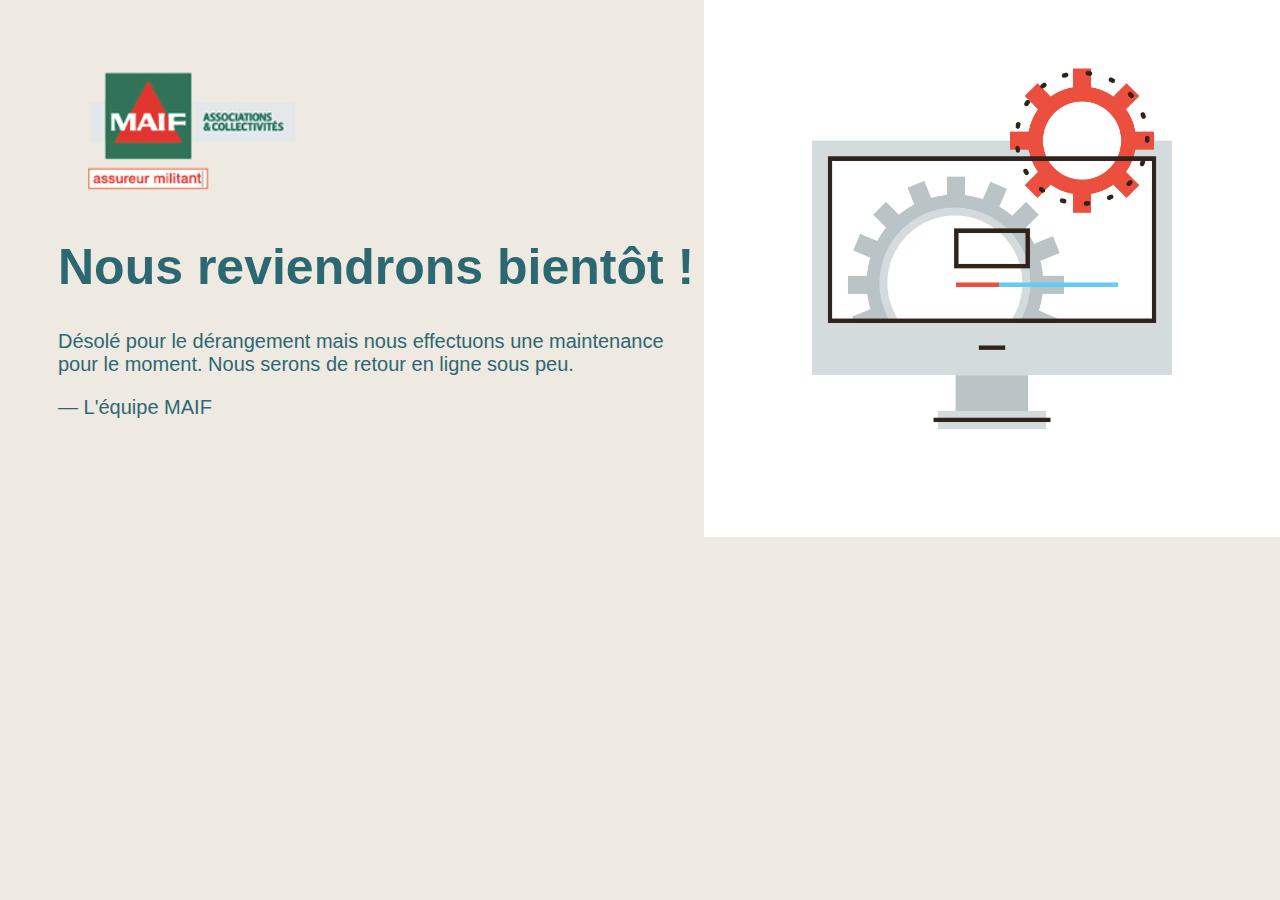
<file: extranet/index.html>
<!doctype html>
<title>Extranet en Maintenance</title>
<style>
  body { text-align: left; padding: 50px; background: url("../images/maintenance.jpg") no-repeat; background-position: 100%; background-size: 45%; background-color: #eee9e1;}
  h1 { font-size: 50px; }
  body { font: 20px Helvetica, sans-serif; color: #2b6871; }
  article { display: block; text-align: left; width: 650px; }
  a { color: #dc8100; text-decoration: none; }
  a:hover { color: #333; text-decoration: none; }
  img.logo{ width: 250px; }
</style>
<img src="../images/maif.png" class="logo">
<article>
    <h1>Nous reviendrons bientôt !</h1>
    <div>

        <p>Désolé pour le dérangement mais nous effectuons une maintenance pour le moment. Nous serons de retour en ligne sous peu.</p>
        <p>&mdash; L'équipe MAIF</p>
    </div>
</file>
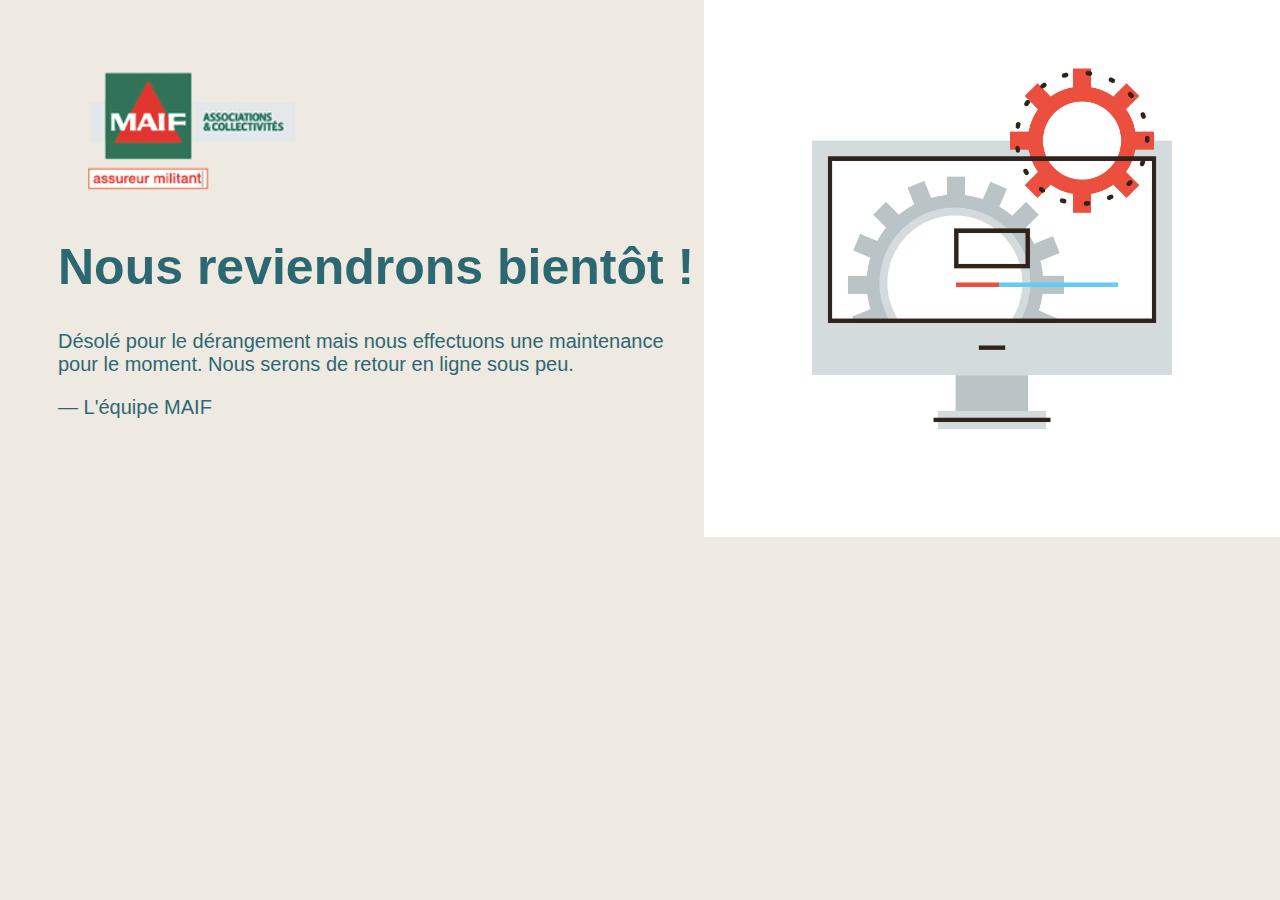
<file: maintenance/extranet/index.html>
<!doctype html>
<html>
<meta charset="UTF-8">
<title>Extranet en Maintenance</title>
<style>
  body { text-align: left; padding: 50px; background: url("../../images/maintenance.jpg") no-repeat; background-position: 100%; background-size: 45%; background-color: #eee9e1;}
  h1 { font-size: 50px; }
  body { font: 20px Helvetica, sans-serif; color: #2b6871; }
  article { display: block; text-align: left; width: 650px; }
  a { color: #dc8100; text-decoration: none; }
  a:hover { color: #333; text-decoration: none; }
  img.logo{ width: 250px; }
</style>
<img src="../../images/maif.png" class="logo">
<article>
    <h1>Nous reviendrons bientôt !</h1>
    <div>

        <p>Désolé pour le dérangement mais nous effectuons une maintenance pour le moment. Nous serons de retour en ligne sous peu.</p>
        <p>&mdash; L'équipe MAIF</p>
    </div>
</html>
</file>
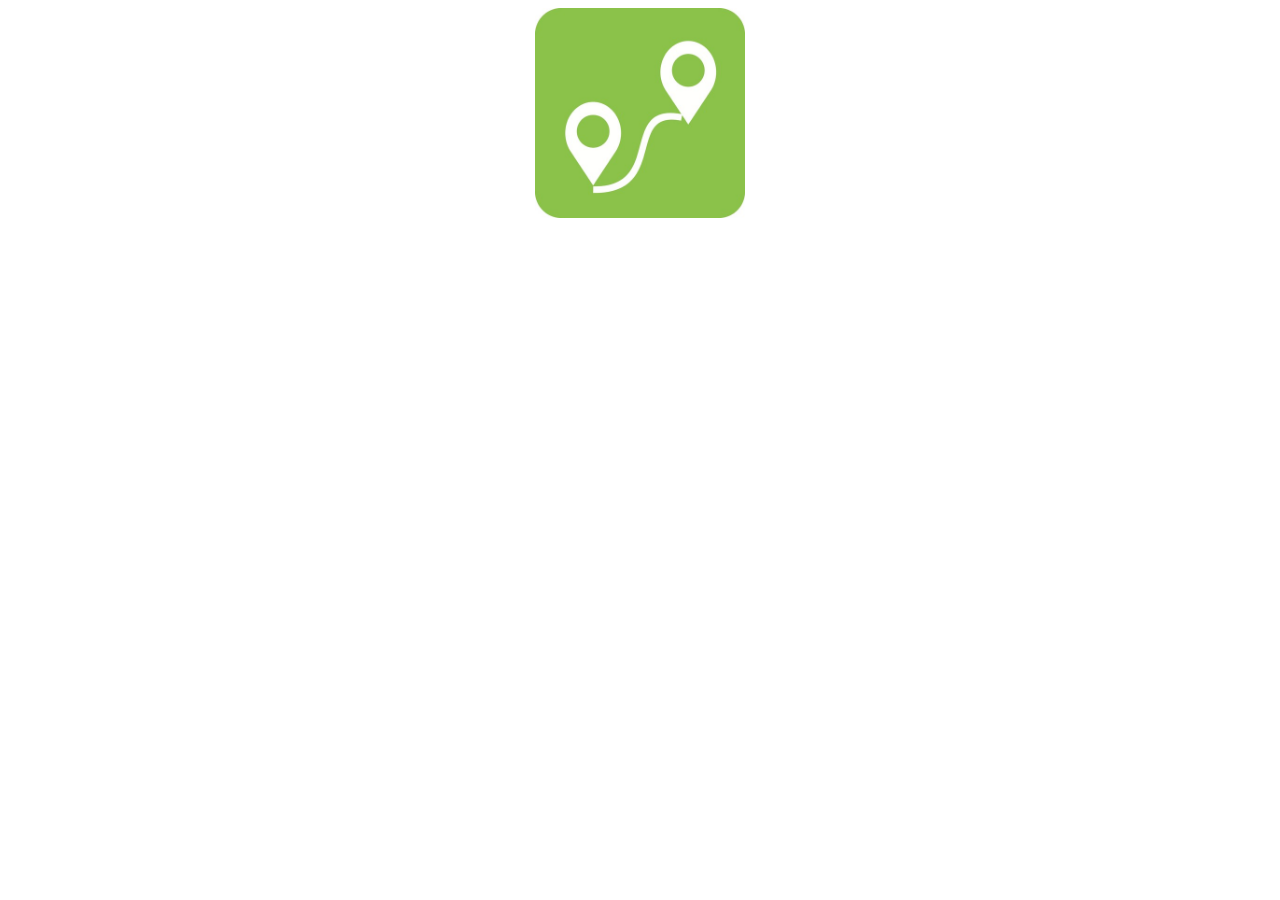
<file: extranet/roadmap-embed.html>
<!DOCTYPE html>
<html>
  <head>
    <meta charset="UTF-8">
    <title>Roadmap Extranet Flotte</title>
    <style>
      body { font: 11px Helvetica, sans-serif; color: #333; }
    </style>
  </head>
  <body>
    <center>
    <a href="roadmap.html" target="_blank"><div id="logo"><img style="width: 210px;" src="../images/road.jpg"></div></a>
    </center>
  </body>
</html>
</file>
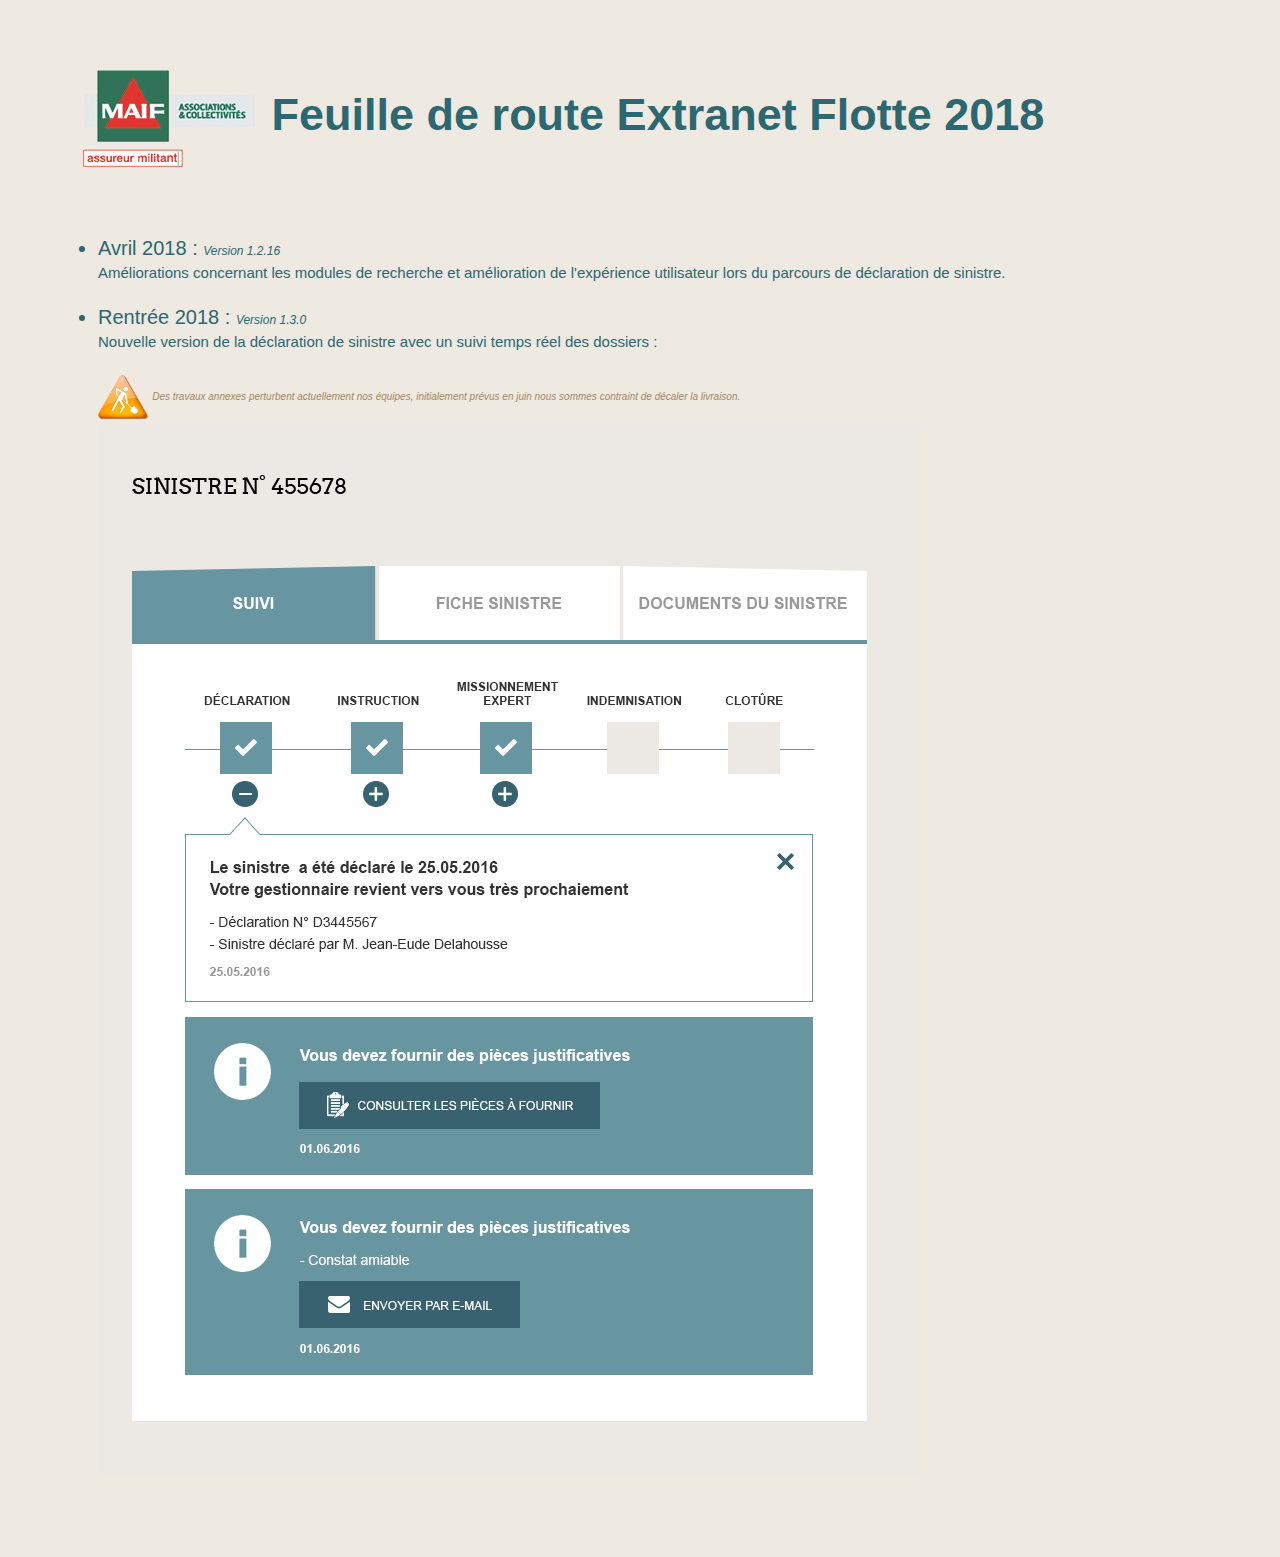
<file: extranet/roadmap.html>
<!DOCTYPE html>
<html>
  <head>
    <meta charset="UTF-8">
    <title>Roadmap Extranet Flotte</title>
    <link rel="stylesheet" type="text/css" href="../css/default.css">
  </head>
  <body>
    <div id="logo"><img src="../images/maif.png"></div>
    <h1>Feuille de route Extranet Flotte 2018</h1>
    <ul>
      <li>
        Avril 2018 : <span class="version">Version 1.2.16</span>
        <br>
        <span class="txt">Améliorations concernant les modules de recherche et amélioration de l'expérience utilisateur lors du parcours de déclaration de sinistre.</span>
      </li>
      <br>
      <li>Rentrée 2018 : <span class="version">Version 1.3.0</span>
        <br>
        <span class="txt">Nouvelle version de la déclaration de sinistre avec un suivi temps réel des dossiers :<br><br>
            <img src="../images/travaux.png" alt="travaux" width="50" align="middle">
            <span class="info">Des travaux annexes perturbent actuellement nos équipes, initialement prévus en juin nous sommes contraint de décaler la livraison.</span>
          <img src="../images/FICHE_ACTIVITE_SINISTRE.png">
        </span>
      </li>
    </ul>
  </body>
</html>
</file>
<file: css/default.css>
body {
  text-align: left;
  padding: 50px;
  background-color: #eee9e1;
  font: 20px Helvetica, sans-serif;
  color: #2b6871;
}

#logo{display: inline-block;}

.version{
  font-style: italic;
  font-size: 12px;
}

.info{
  font-size: 10px;
  font-style: italic;
  color: #a9875a;
}

.txt{
    font-size: 15px;
}

h1 {
  font-size: 45px;
  display: inline-block;
  position: relative;
  top: -46px;
}

article { display: block; text-align: left; width: 650px; }

a { color: #dc8100; text-decoration: none; }

a:hover { color: #333; text-decoration: none; }
</file>
